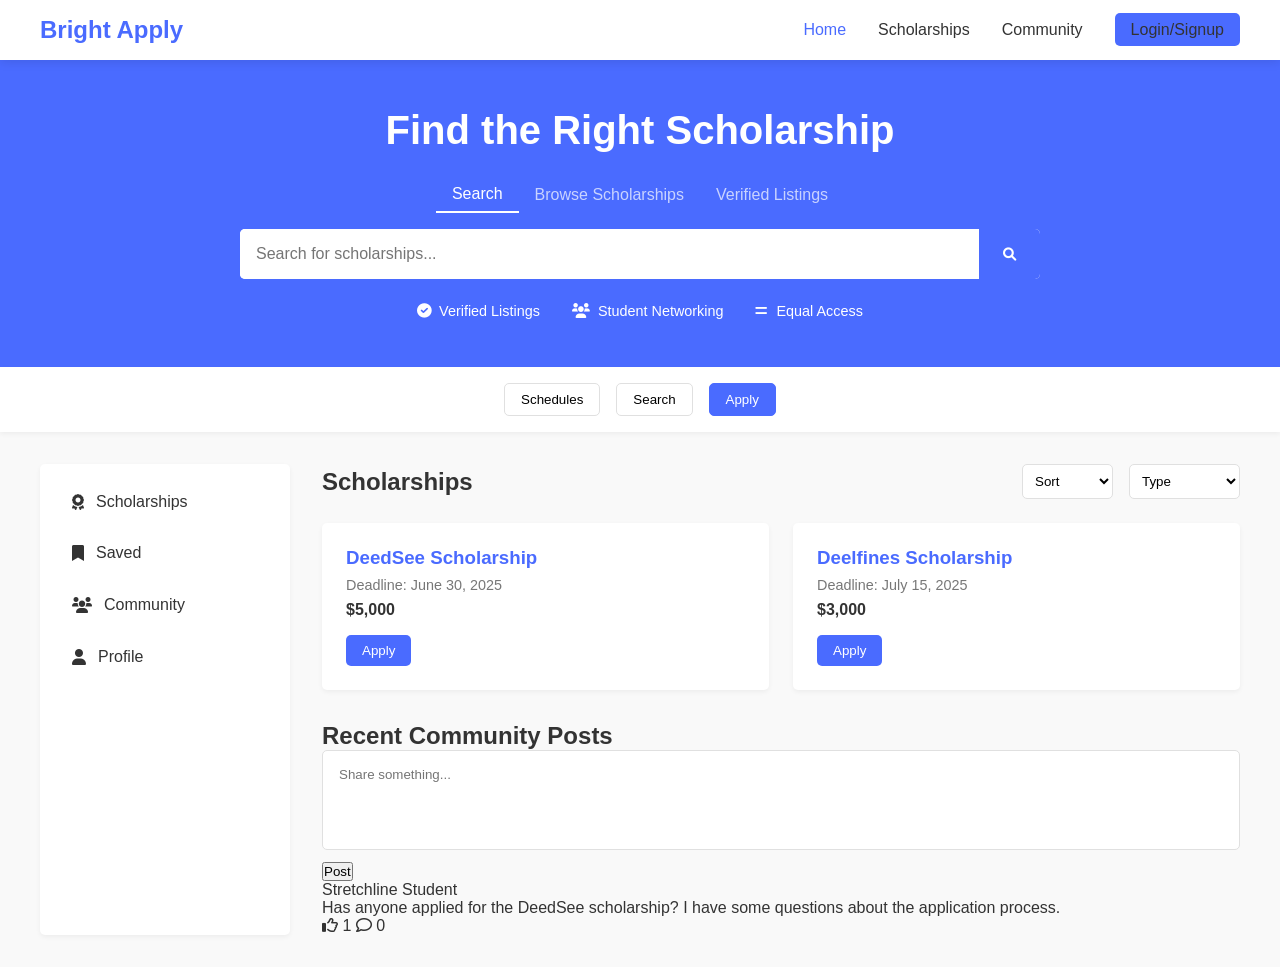
<file: index.html>
<!DOCTYPE html>
<html lang="en">
<head>
    <meta charset="UTF-8">
    <meta name="viewport" content="width=device-width, initial-scale=1.0">
    <title>Scholarship Platform</title>
    <link rel="stylesheet" href="index.css">
    <link rel="stylesheet" href="https://cdnjs.cloudflare.com/ajax/libs/font-awesome/6.0.0-beta3/css/all.min.css">
</head>
<body>
    <header class="navbar">
        <nav>
            <div class="logo">Bright Apply</div>
            <ul class="nav-links">
                <li><a href="#" class="active">Home</a></li>
                <li><a href="scholarships.html">Scholarships</a></li>
                <li><a href="community.html">Community</a></li>
                <li><a href="login.html" class="login-btn">Login/Signup</a></li>
            </ul>
            <div class="mobile-menu">
                <i class="fas fa-bars"></i>
            </div>
        </nav>
    </header>

    <main>
        <section class="hero">
            <h1>Find the Right Scholarship</h1>
            <div class="search-container">
                <div class="search-tabs">
                    <button class="active">Search</button>
                    <button>Browse Scholarships</button>
                    <button>Verified Listings</button>
                </div>
                <div class="search-box">
                    <input type="text" placeholder="Search for scholarships...">
                    <button><i class="fas fa-search"></i></button>
                </div>
            </div>
            <div class="features">
                <div class="feature">
                    <i class="fas fa-check-circle"></i>
                    <span>Verified Listings</span>
                </div>
                <div class="feature">
                    <i class="fas fa-users"></i>
                    <span>Student Networking</span>
                </div>
                <div class="feature">
                    <i class="fas fa-equals"></i>
                    <span>Equal Access</span>
                </div>
            </div>
        </section>

        <section class="quick-actions">
            <button>Schedules</button>
            <button>Search</button>
            <button class="primary">Apply</button>
        </section>

        <div class="content-container">
        <aside class="sidebar">
    <ul>
        <li><a href="scholarships.html" class="sidebar-link"><i class="fas fa-award"></i> Scholarships</a></li>
        <li><a href="saved.html" class="sidebar-link"><i class="fas fa-bookmark"></i> Saved</a></li>
        <li><a href="community.html" class="sidebar-link"><i class="fas fa-users"></i> Community</a></li>
        <li><a href="profile.html" class="sidebar-link"><i class="fas fa-user"></i> Profile</a></li>
    </ul>
</aside>

            <section class="main-content">
                <div class="content-header">
                    <h2>Scholarships</h2>
                    <div class="sort-options">
                        <select>
                            <option>Sort</option>
                            <option>Newest</option>
                            <option>Deadline</option>
                            <option>Amount</option>
                        </select>
                        <select>
                            <option>Type</option>
                            <option>Academic</option>
                            <option>Athletic</option>
                            <option>Need-based</option>
                        </select>
                    </div>
                </div>

                <div class="scholarship-list">
                    <div class="scholarship-card">
                        <h3>DeedSee Scholarship</h3>
                        <p class="deadline">Deadline: June 30, 2025</p>
                        <p class="amount">$5,000</p>
                        <button class="apply-btn">Apply</button>
                    </div>
                    <div class="scholarship-card">
                        <h3>Deelfines Scholarship</h3>
                        <p class="deadline">Deadline: July 15, 2025</p>
                        <p class="amount">$3,000</p>
                        <button class="apply-btn">Apply</button>
                    </div>
                </div>

                <div class="community-section">
                    <h2>Recent Community Posts</h2>
                    <div class="post-box">
                        <textarea placeholder="Share something..."></textarea>
                        <button class="post-btn">Post</button>
                    </div>
                    <div class="post">
                        <div class="post-header">
                            <span class="username">Stretchline</span>
                            <span class="user-type">Student</span>
                        </div>
                        <div class="post-content">
                            <p>Has anyone applied for the DeedSee scholarship? I have some questions about the application process.</p>
                        </div>
                        <div class="post-stats">
                            <span><i class="far fa-thumbs-up"></i> 1</span>
                            <span><i class="far fa-comment"></i> 0</span>
                        </div>
                    </div>
                </div>
            </section>
        </div>
    </main>

    <div class="login-modal">
        <div class="login-container">
            <h2>Login / Signup</h2>
            <form>
                <div class="form-group">
                    <label>Email</label>
                    <input type="email" placeholder="Enter your email">
                </div>
                <div class="form-group">
                    <label>Password</label>
                    <input type="password" placeholder="Enter your password">
                </div>
                <div class="form-group">
                    <label class="checkbox-container">Student
                        <input type="checkbox">
                        <span class="checkmark"></span>
                    </label>
                </div>
                <button type="submit" class="login-submit">Login</button>
                <button type="button" class="google-login">
                    <i class="fab fa-google"></i> Continue with Google
                </button>
            </form>
        </div>
    </div>

    <script src="script.js"></script>
</body>
</html>
</file>
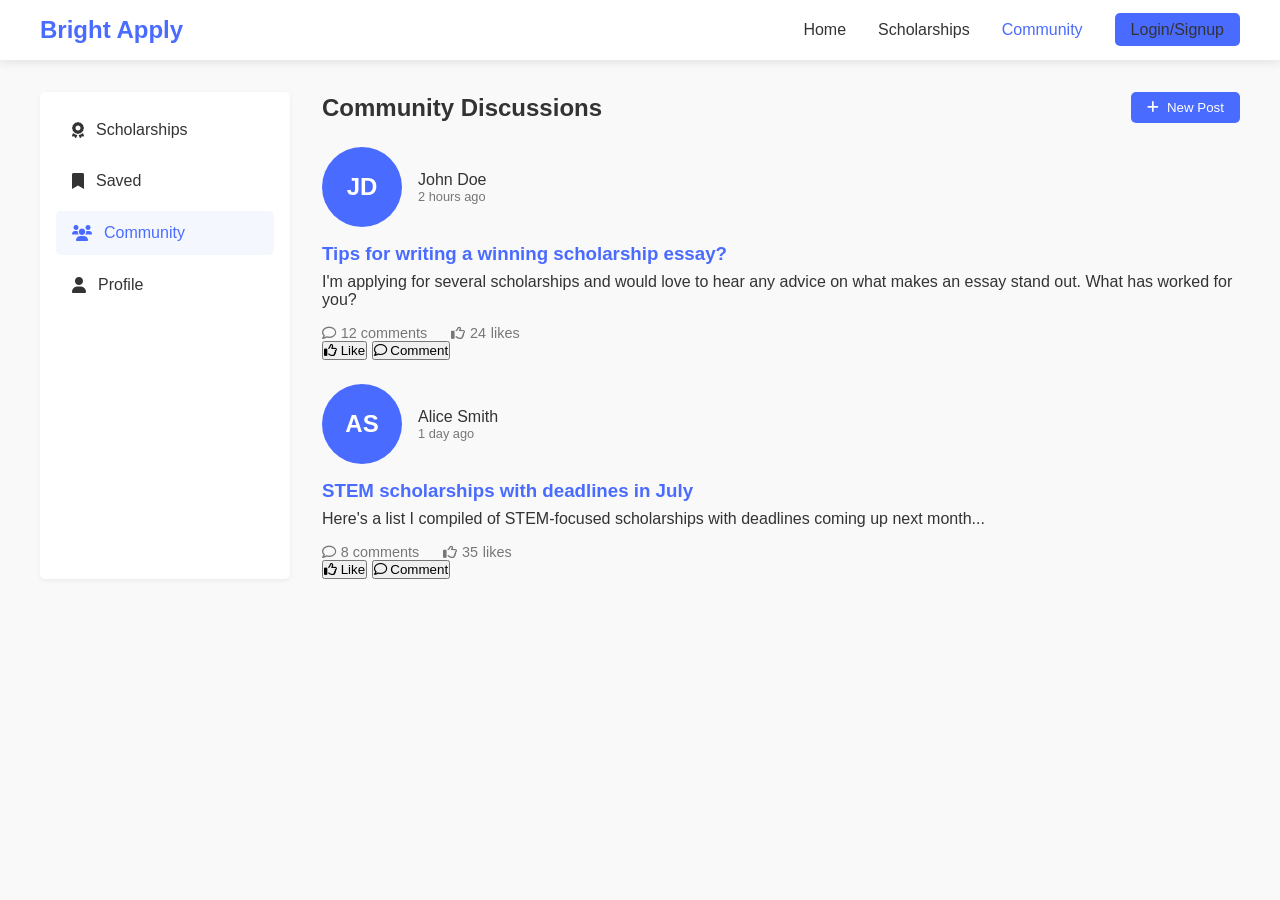
<file: community.html>
<!DOCTYPE html>
<html lang="en">
<head>
    <meta charset="UTF-8">
    <meta name="viewport" content="width=device-width, initial-scale=1.0">
    <title>Community - Scholarship Platform</title>
    <link rel="stylesheet" href="index.css">
    <link rel="stylesheet" href="https://cdnjs.cloudflare.com/ajax/libs/font-awesome/6.0.0-beta3/css/all.min.css">
</head>
<body>
    <header class="navbar">
        <nav>
            <div class="logo">Bright Apply</div>
            <ul class="nav-links">
                <li><a href="index.html">Home</a></li>
                <li><a href="scholarships.html">Scholarships</a></li>
                <li><a href="community.html" class="active">Community</a></li>
                <li><a href="login.html" class="login-btn">Login/Signup</a></li>
            </ul>
            <div class="mobile-menu">
                <i class="fas fa-bars"></i>
            </div>
        </nav>
    </header>

    <div class="content-container">
        <aside class="sidebar">
            <ul>
                <li><a href="scholarships.html"><i class="fas fa-award"></i> Scholarships</a></li>
                <li><a href="saved.html"><i class="fas fa-bookmark"></i> Saved</a></li>
                <li class="active"><a href="community.html"><i class="fas fa-users"></i> Community</a></li>
                <li><a href="profile.html"><i class="fas fa-user"></i> Profile</a></li>
            </ul>
        </aside>

        <main class="main-content">
            <div class="community-header">
                <h2>Community Discussions</h2>
                <button class="new-post-btn" id="new-post-toggle"><i class="fas fa-plus"></i> New Post</button>
            </div>

            <div class="post-box" id="post-box" style="display: none;">
                <textarea id="post-content" placeholder="Share something with the community..."></textarea>
                <div class="post-actions">
                    <button class="cancel-btn" id="cancel-post">Cancel</button>
                    <button class="post-btn" id="submit-post">Post</button>
                </div>
            </div>

            <div class="discussion-list" id="discussion-list">
                <!-- Posts will be loaded here dynamically -->
                <div class="discussion">
                    <div class="discussion-author">
                        <div class="avatar">JD</div>
                        <div class="author-info">
                            <span class="name">John Doe</span>
                            <span class="time">2 hours ago</span>
                        </div>
                    </div>
                    <div class="discussion-content">
                        <h3>Tips for writing a winning scholarship essay?</h3>
                        <p>I'm applying for several scholarships and would love to hear any advice on what makes an essay stand out. What has worked for you?</p>
                    </div>
                    <div class="discussion-stats">
                        <span class="comment-count"><i class="far fa-comment"></i> 12 comments</span>
                        <span class="like-count" data-post-id="1"><i class="far fa-thumbs-up"></i> <span class="count">24</span> likes</span>
                    </div>
                    <div class="discussion-actions">
                        <button class="like-btn" data-post-id="1"><i class="far fa-thumbs-up"></i> Like</button>
                        <button class="comment-btn"><i class="far fa-comment"></i> Comment</button>
                    </div>
                </div>
                
                <div class="discussion">
                    <div class="discussion-author">
                        <div class="avatar">AS</div>
                        <div class="author-info">
                            <span class="name">Alice Smith</span>
                            <span class="time">1 day ago</span>
                        </div>
                    </div>
                    <div class="discussion-content">
                        <h3>STEM scholarships with deadlines in July</h3>
                        <p>Here's a list I compiled of STEM-focused scholarships with deadlines coming up next month...</p>
                    </div>
                    <div class="discussion-stats">
                        <span class="comment-count"><i class="far fa-comment"></i> 8 comments</span>
                        <span class="like-count" data-post-id="2"><i class="far fa-thumbs-up"></i> <span class="count">35</span> likes</span>
                    </div>
                    <div class="discussion-actions">
                        <button class="like-btn" data-post-id="2"><i class="far fa-thumbs-up"></i> Like</button>
                        <button class="comment-btn"><i class="far fa-comment"></i> Comment</button>
                    </div>
                </div>
            </div>
        </main>
    </div>

    <script src="script.js"></script>
</body>
</html>
</file>
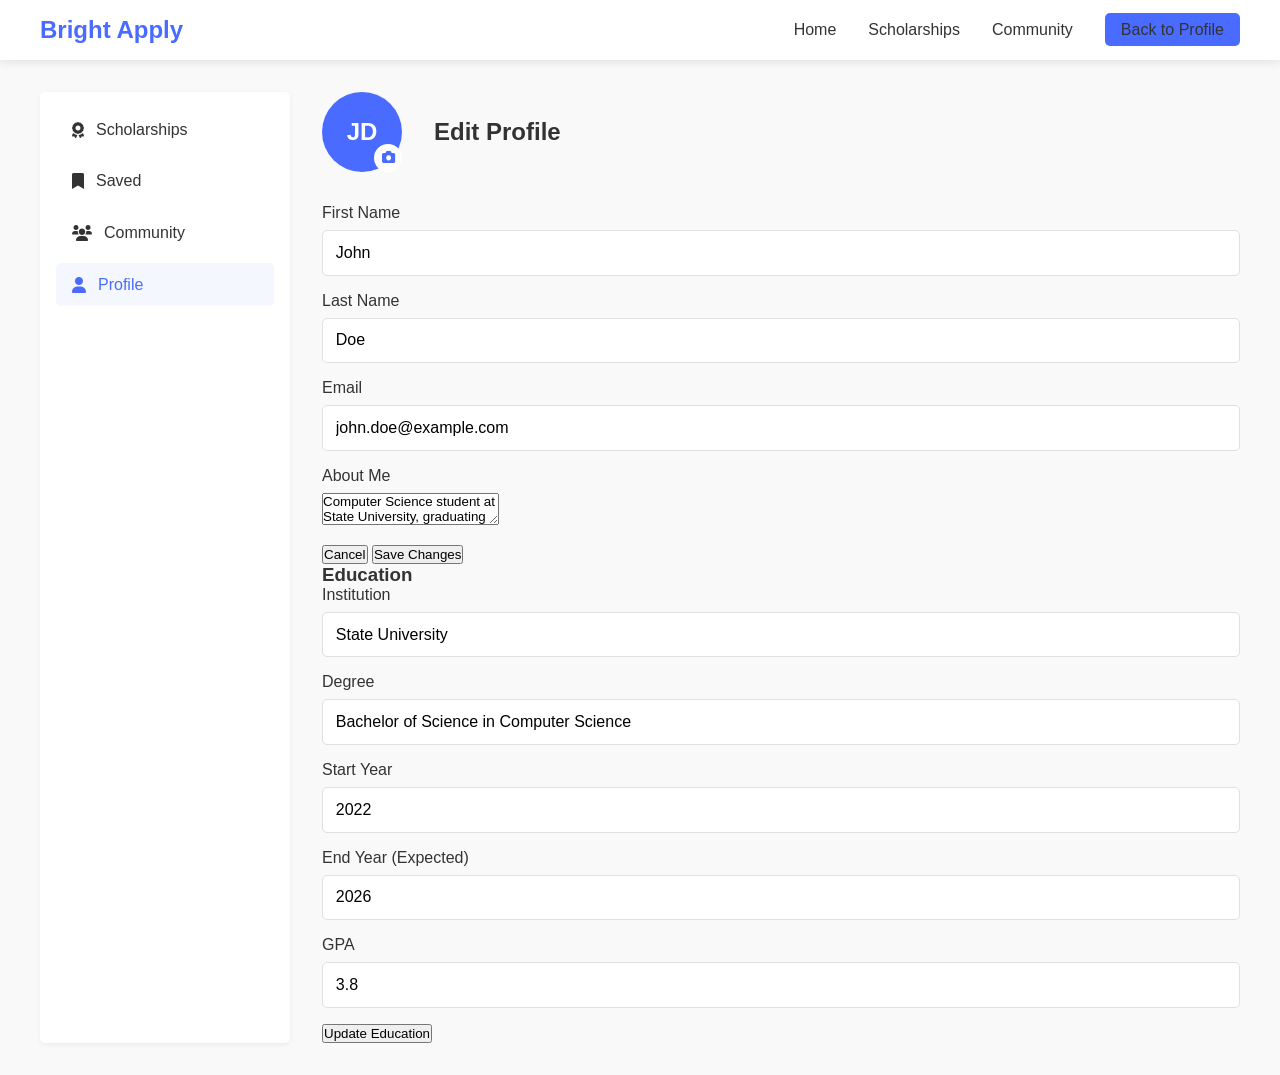
<file: edit_profile.html>
<!DOCTYPE html>
<html lang="en">
<head>
    <meta charset="UTF-8">
    <meta name="viewport" content="width=device-width, initial-scale=1.0">
    <title>Edit Profile - BrightApply</title>
    <link rel="stylesheet" href="index.css">
    <link rel="stylesheet" href="https://cdnjs.cloudflare.com/ajax/libs/font-awesome/6.0.0-beta3/css/all.min.css">
</head>
<body>
    <header class="navbar">
        <nav>
            <div class="logo">Bright Apply</div>
            <ul class="nav-links">
                <li><a href="index.html">Home</a></li>
                <li><a href="scholarships.html">Scholarships</a></li>
                <li><a href="community.html">Community</a></li>
                <li><a href="profile.html" class="login-btn">Back to Profile</a></li>
            </ul>
            <div class="mobile-menu">
                <i class="fas fa-bars"></i>
            </div>
        </nav>
    </header>

    <div class="content-container">
        <aside class="sidebar">
            <ul>
                <li><a href="scholarships.html"><i class="fas fa-award"></i> Scholarships</a></li>
                <li><a href="saved.html"><i class="fas fa-bookmark"></i> Saved</a></li>
                <li><a href="community.html"><i class="fas fa-users"></i> Community</a></li>
                <li class="active"><a href="profile.html"><i class="fas fa-user"></i> Profile</a></li>
            </ul>
        </aside>

        <main class="main-content">
            <div class="profile-header">
                <div class="profile-avatar">
                    <div class="avatar" id="avatar-preview">JD</div>
                    <input type="file" id="avatar-upload" accept="image/*" style="display: none;">
                    <button class="edit-avatar" onclick="document.getElementById('avatar-upload').click()">
                        <i class="fas fa-camera"></i>
                    </button>
                </div>
                <h2>Edit Profile</h2>
            </div>

            <form id="profile-form" class="profile-form">
                <div class="form-group">
                    <label for="first-name">First Name</label>
                    <input type="text" id="first-name" value="John" required>
                </div>
                
                <div class="form-group">
                    <label for="last-name">Last Name</label>
                    <input type="text" id="last-name" value="Doe" required>
                </div>
                
                <div class="form-group">
                    <label for="email">Email</label>
                    <input type="email" id="email" value="john.doe@example.com" required>
                </div>
                
                <div class="form-group">
                    <label for="about">About Me</label>
                    <textarea id="about">Computer Science student at State University, graduating in 2026. Interested in AI and machine learning research opportunities.</textarea>
                </div>
                
                <div class="form-actions">
                    <button type="button" class="cancel-btn" onclick="window.location.href='profile.html'">Cancel</button>
                    <button type="submit" class="save-btn">Save Changes</button>
                </div>
            </form>

            <div class="education-section">
                <h3>Education</h3>
                <div class="education-form">
                    <div class="form-group">
                        <label for="institution">Institution</label>
                        <input type="text" id="institution" value="State University">
                    </div>
                    
                    <div class="form-group">
                        <label for="degree">Degree</label>
                        <input type="text" id="degree" value="Bachelor of Science in Computer Science">
                    </div>
                    
                    <div class="form-row">
                        <div class="form-group">
                            <label for="start-year">Start Year</label>
                            <input type="number" id="start-year" min="1900" max="2099" value="2022">
                        </div>
                        
                        <div class="form-group">
                            <label for="end-year">End Year (Expected)</label>
                            <input type="number" id="end-year" min="1900" max="2099" value="2026">
                        </div>
                    </div>
                    
                    <div class="form-group">
                        <label for="gpa">GPA</label>
                        <input type="number" id="gpa" min="0" max="4" step="0.01" value="3.8">
                    </div>
                    
                    <button type="button" class="save-education-btn">Update Education</button>
                </div>
            </div>
        </main>
    </div>

    <script src="script.js"></script>
</body>
</html>
</file>
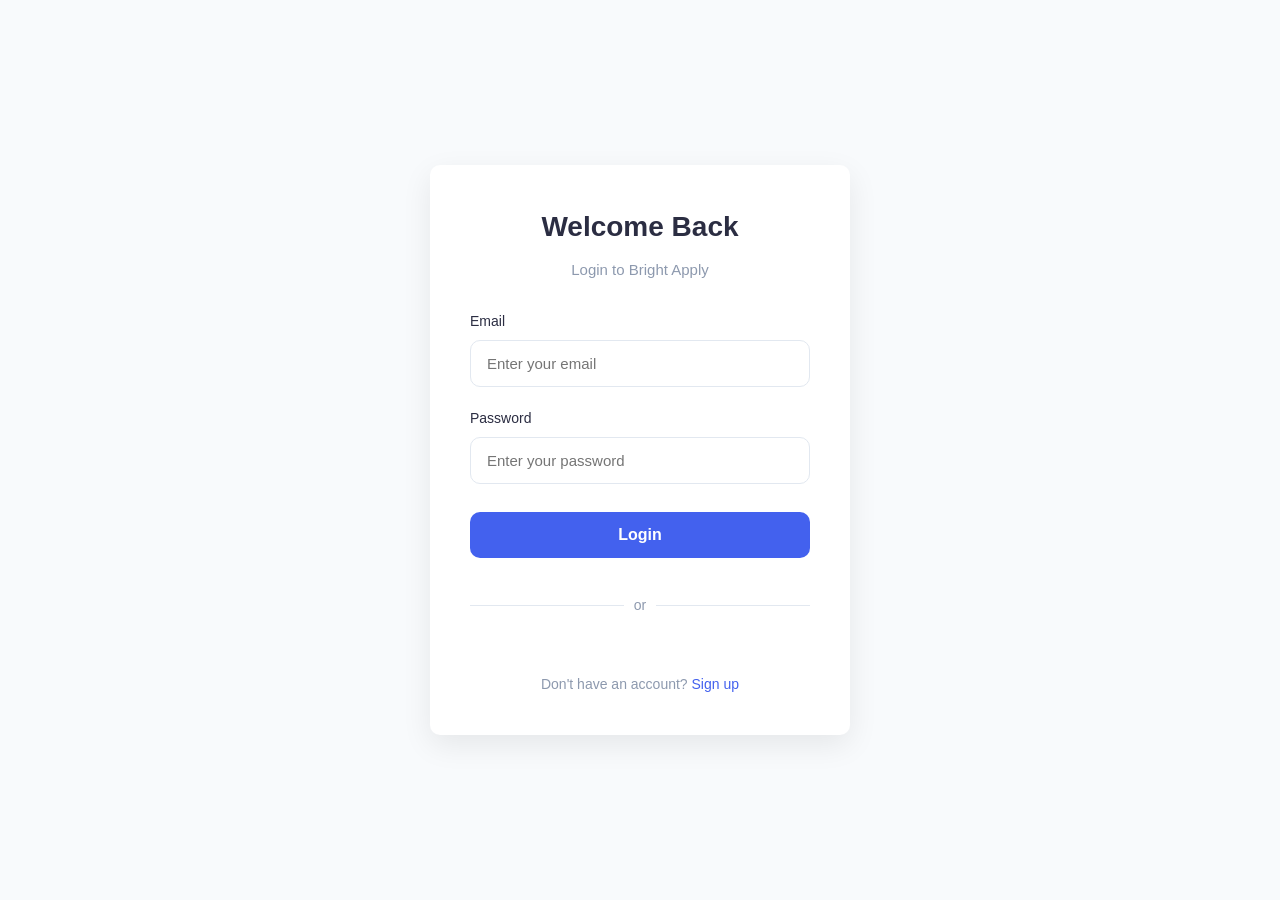
<file: login.html>
<!DOCTYPE html>
<html lang="en">
<head>
    <meta charset="UTF-8">
    <meta name="viewport" content="width=device-width, initial-scale=1.0">
    <title>Login - Bright Apply</title>
    <link rel="stylesheet" href="login.css">
    <link rel="stylesheet" href="https://cdnjs.cloudflare.com/ajax/libs/font-awesome/6.0.0-beta3/css/all.min.css">
</head>
<body>
    <div class="auth-container">
        <div class="auth-card">
            <h1>Welcome Back</h1>
            <p class="auth-subtitle">Login to Bright Apply</p>
            
            <form class="auth-form">
                <div class="form-group">
                    <label for="email">Email</label>
                    <input type="email" id="email" placeholder="Enter your email" required>
                </div>
                
                <div class="form-group">
                    <label for="password">Password</label>
                    <input type="password" id="password" placeholder="Enter your password" required>
                </div>
                
                <button type="submit" class="auth-btn">Login</button>
                
                <div class="auth-divider">
                    <span>or</span>
                </div>
                
                
                
                <p class="auth-switch">Don't have an account? <a href="register.html">Sign up</a></p>

            </form>
        </div>
    </div>
    
    <script src="script.js"></script>
</body>
</html>
</file>
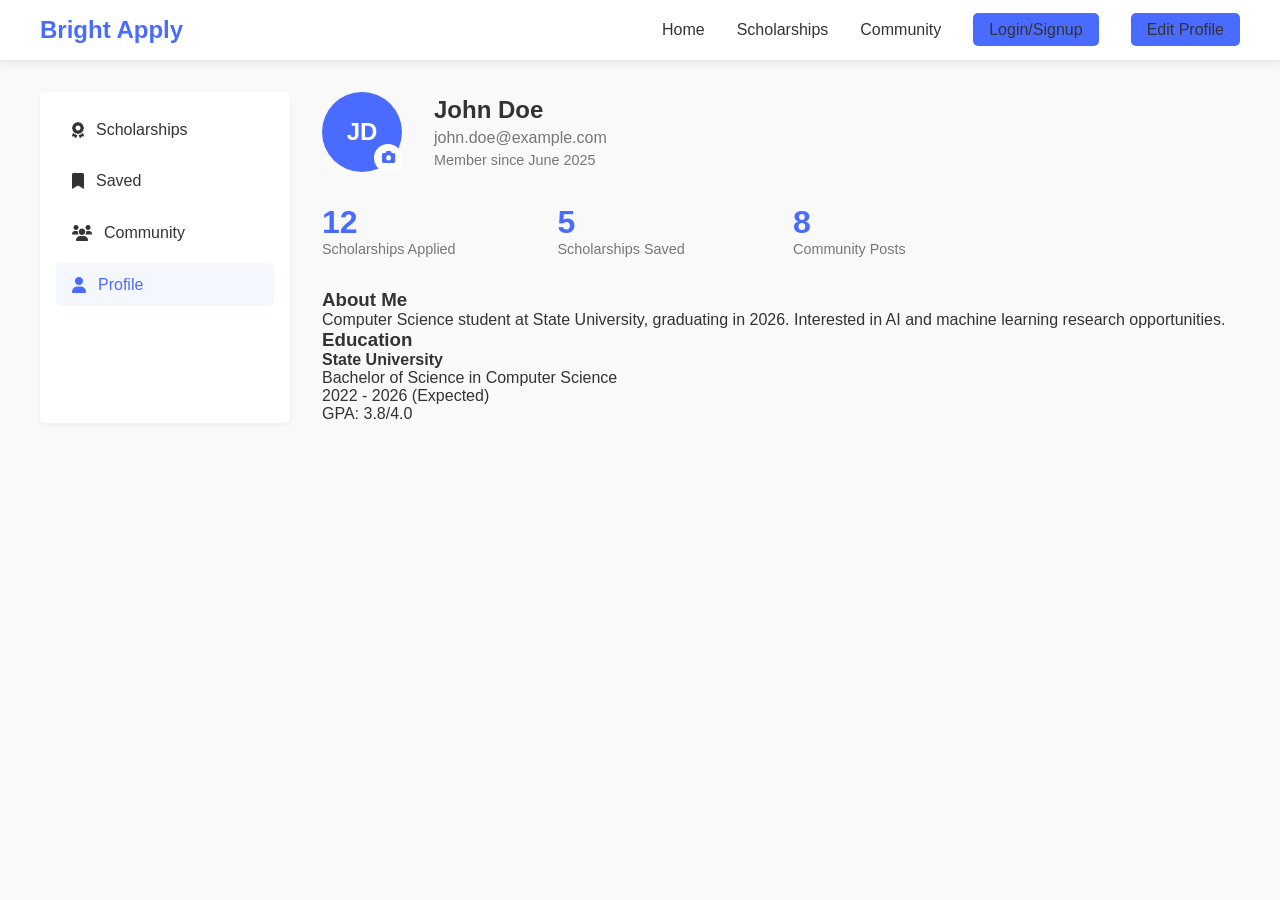
<file: profile.html>
<!DOCTYPE html>
<html lang="en">
<head>
    <meta charset="UTF-8">
    <meta name="viewport" content="width=device-width, initial-scale=1.0">
    <title>Profile - Scholarship Platform</title>
    <link rel="stylesheet" href="index.css">
    <link rel="stylesheet" href="https://cdnjs.cloudflare.com/ajax/libs/font-awesome/6.0.0-beta3/css/all.min.css">
</head>
<body>
    <header class="navbar">
        <nav>
            <div class="logo">Bright Apply</div>
            <ul class="nav-links">
                <li><a href="index.html">Home</a></li>
                <li><a href="scholarships.html">Scholarships</a></li>
                <li><a href="community.html">Community</a></li>
                <li><a href="login.html" class="login-btn">Login/Signup</a></li>
                <li><a href="edit_profile.html" class="edit-profile">Edit Profile</a></li>
            </ul>
            <div class="mobile-menu">
                <i class="fas fa-bars"></i>
            </div>
        </nav>
    </header>

    <div class="content-container">
        <aside class="sidebar">
            <ul>
                <li><a href="scholarships.html"><i class="fas fa-award"></i> Scholarships</a></li>
                <li><a href="saved.html"><i class="fas fa-bookmark"></i> Saved</a></li>
                <li><a href="community.html"><i class="fas fa-users"></i> Community</a></li>
                <li class="active"><a href="profile.html"><i class="fas fa-user"></i> Profile</a></li>
            </ul>
        </aside>

        <main class="main-content">
            <div class="profile-header">
                <div class="profile-avatar">
                    <div class="avatar">JD</div>
                    <button class="edit-avatar"><i class="fas fa-camera"></i></button>
                </div>
                <div class="profile-info">
                    <h2>John Doe</h2>
                    <p class="email">john.doe@example.com</p>
                    <p class="member-since">Member since June 2025</p>
                </div>
                
            </div>

            <div class="profile-stats">
                <div class="stat-card">
                    <div class="stat-value">12</div>
                    <div class="stat-label">Scholarships Applied</div>
                </div>
                <div class="stat-card">
                    <div class="stat-value">5</div>
                    <div class="stat-label">Scholarships Saved</div>
                </div>
                <div class="stat-card">
                    <div class="stat-value">8</div>
                    <div class="stat-label">Community Posts</div>
                </div>
            </div>

            <div class="profile-section">
                <h3>About Me</h3>
                <div class="about-content">
                    <p>Computer Science student at State University, graduating in 2026. Interested in AI and machine learning research opportunities.</p>
                </div>
            </div>

            <div class="profile-section">
                <h3>Education</h3>
                <div class="education-item">
                    <h4>State University</h4>
                    <p class="degree">Bachelor of Science in Computer Science</p>
                    <p class="duration">2022 - 2026 (Expected)</p>
                    <p class="gpa">GPA: 3.8/4.0</p>
                </div>
            </div>
        </main>
    </div>

    <script src="script.js"></script>
</body>
</html>
</file>
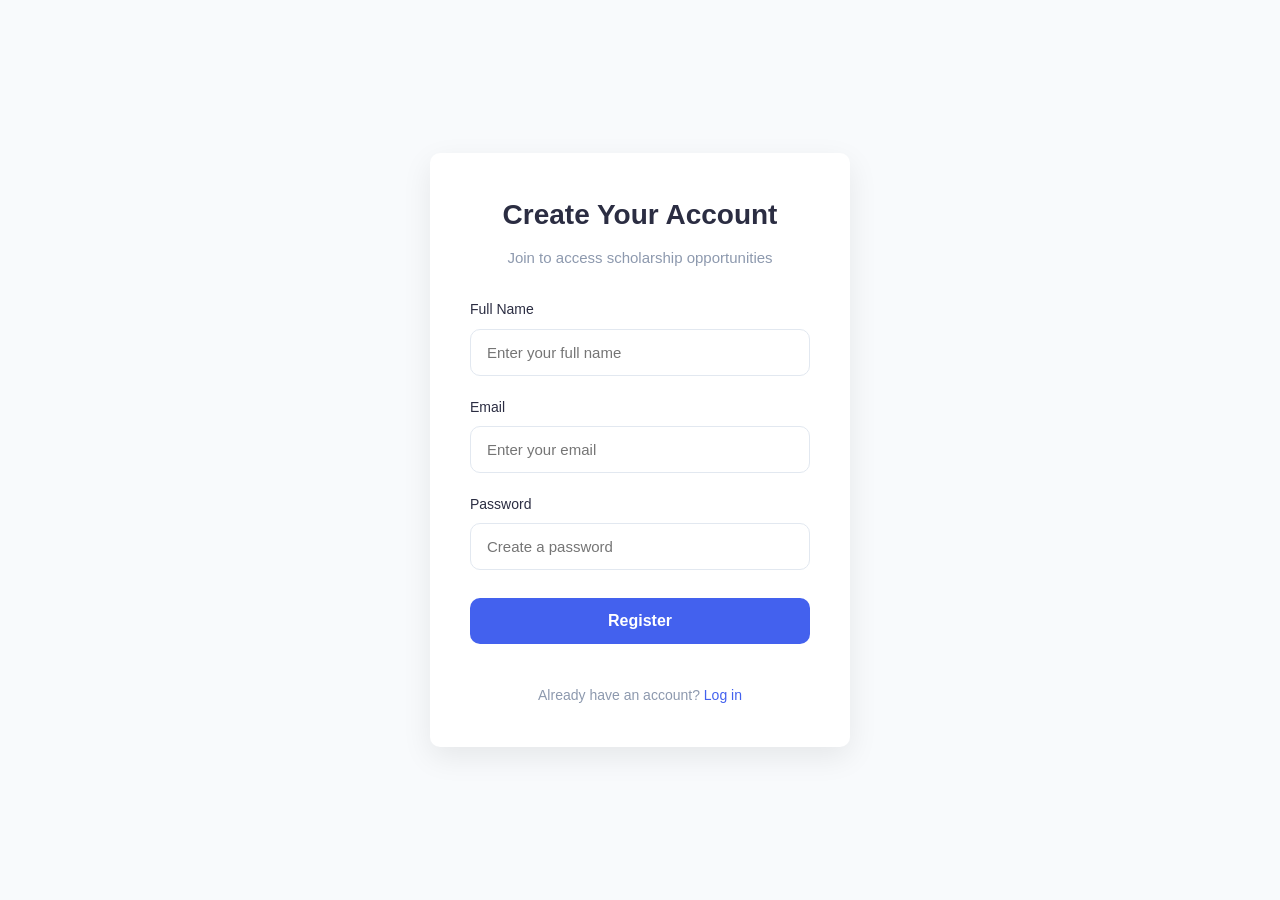
<file: register.html>
<!DOCTYPE html>
<html lang="en">
<head>
    <meta charset="UTF-8">
    <meta name="viewport" content="width=device-width, initial-scale=1.0">
    <title>Register - Bright Apply</title>
    <link rel="stylesheet" href="login.css"> <!-- Same CSS file -->
    <link rel="stylesheet" href="https://cdnjs.cloudflare.com/ajax/libs/font-awesome/6.0.0-beta3/css/all.min.css">
</head>
<body>
    <div class="form-container">
        <h2>Create Your Account</h2>
        <p class="auth-subtitle">Join to access scholarship opportunities</p>
        
        <form class="auth-form">
            <div class="form-group">
                <label for="name">Full Name</label>
                <input type="text" id="name" placeholder="Enter your full name" required>
            </div>
            
            <div class="form-group">
                <label for="email">Email</label>
                <input type="email" id="email" placeholder="Enter your email" required>
            </div>
            
            <div class="form-group">
                <label for="password">Password</label>
                <input type="password" id="password" placeholder="Create a password" required>
            </div>
            
            <button type="submit" class="auth-btn">Register</button>
            
            <div class="login-link">
                Already have an account? <a href="login.html">Log in</a>
            </div>
        </form>
    </div>
</body>
</html>
</file>
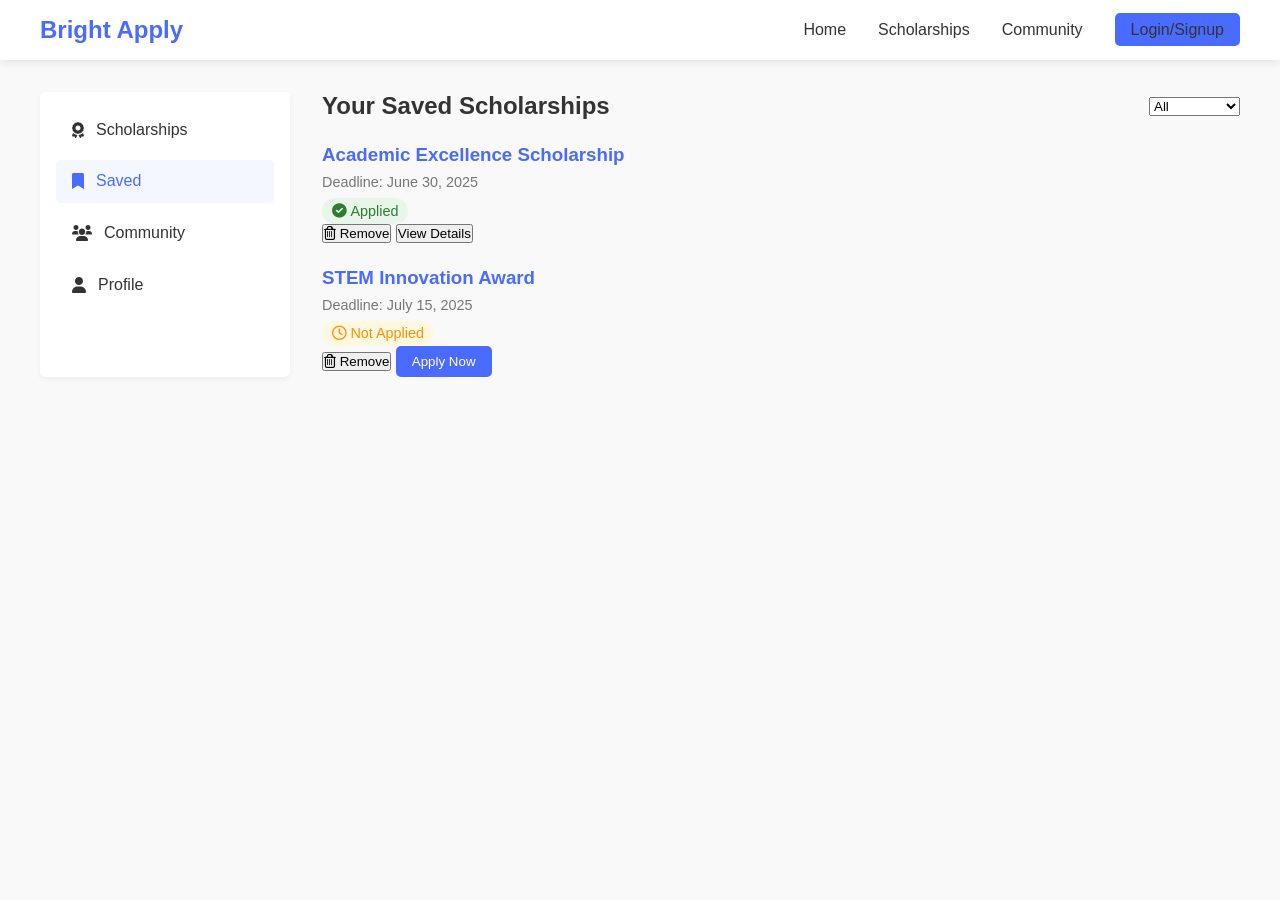
<file: saved.html>
<!DOCTYPE html>
<html lang="en">
<head>
    <meta charset="UTF-8">
    <meta name="viewport" content="width=device-width, initial-scale=1.0">
    <title>Saved - Scholarship Platform</title>
    <link rel="stylesheet" href="index.css">
    <link rel="stylesheet" href="https://cdnjs.cloudflare.com/ajax/libs/font-awesome/6.0.0-beta3/css/all.min.css">
</head>
<body>
    <header class="navbar">
        <nav>
            <div class="logo">Bright Apply</div>
            <ul class="nav-links">
                <li><a href="index.html">Home</a></li>
                <li><a href="scholarships.html">Scholarships</a></li>
                <li><a href="community.html">Community</a></li>
                <li><a href="login.html" class="login-btn">Login/Signup</a></li>
            </ul>
            <div class="mobile-menu">
                <i class="fas fa-bars"></i>
            </div>
        </nav>
    </header>

    <div class="content-container">
        <aside class="sidebar">
            <ul>
                <li><a href="scholarships.html"><i class="fas fa-award"></i> Scholarships</a></li>
                <li class="active"><a href="saved.html"><i class="fas fa-bookmark"></i> Saved</a></li>
                <li><a href="community.html"><i class="fas fa-users"></i> Community</a></li>
                <li><a href="profile.html"><i class="fas fa-user"></i> Profile</a></li>
            </ul>
        </aside>

        <main class="main-content">
            <div class="content-header">
                <h2>Your Saved Scholarships</h2>
                <div class="filter-options">
                    <select>
                        <option>All</option>
                        <option>Applied</option>
                        <option>Not Applied</option>
                    </select>
                </div>
            </div>

            <div class="saved-list">
                <div class="saved-item">
                    <div class="saved-info">
                        <h3>Academic Excellence Scholarship</h3>
                        <p class="deadline">Deadline: June 30, 2025</p>
                        <p class="status applied"><i class="fas fa-check-circle"></i> Applied</p>
                    </div>
                    <div class="saved-actions">
                        <button class="remove-btn"><i class="far fa-trash-alt"></i> Remove</button>
                        <button class="view-btn">View Details</button>
                    </div>
                </div>
                
                <div class="saved-item">
                    <div class="saved-info">
                        <h3>STEM Innovation Award</h3>
                        <p class="deadline">Deadline: July 15, 2025</p>
                        <p class="status not-applied"><i class="far fa-clock"></i> Not Applied</p>
                    </div>
                    <div class="saved-actions">
                        <button class="remove-btn"><i class="far fa-trash-alt"></i> Remove</button>
                        <button class="apply-btn">Apply Now</button>
                    </div>
                </div>
            </div>
        </main>
    </div>

    <script src="script.js"></script>
</body>
</html>
</file>
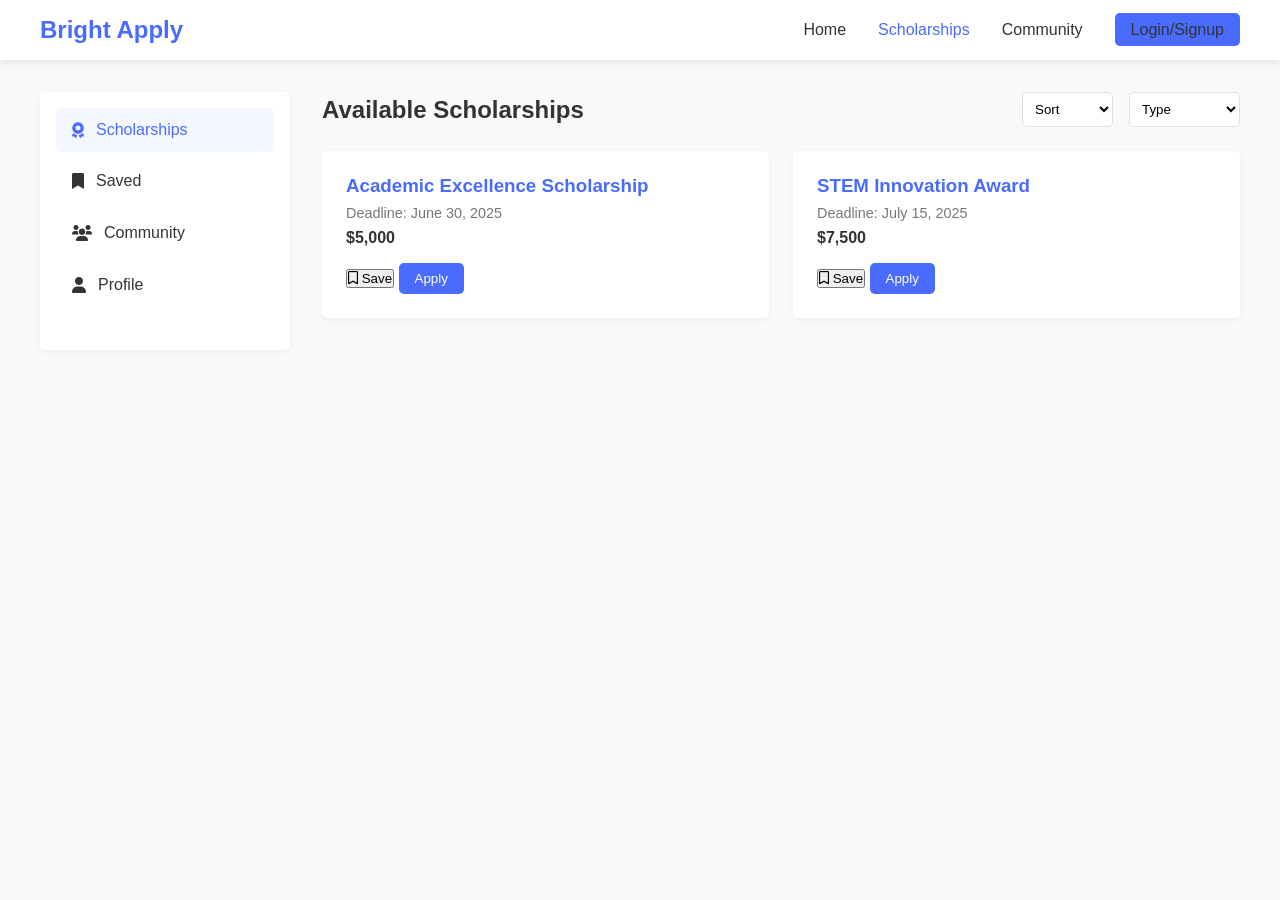
<file: scholarships.html>
<!DOCTYPE html>
<html lang="en">
<head>
    <meta charset="UTF-8">
    <meta name="viewport" content="width=device-width, initial-scale=1.0">
    <title>Scholarships - BrightApply</title>
    <link rel="stylesheet" href="index.css">
    <link rel="stylesheet" href="https://cdnjs.cloudflare.com/ajax/libs/font-awesome/6.0.0-beta3/css/all.min.css">
</head>
<body>
    <header class="navbar">
        <nav>
            <div class="logo">Bright Apply</div>
            <ul class="nav-links">
                <li><a href="index.html">Home</a></li>
                <li><a href="scholarships.html" class="active">Scholarships</a></li>
                <li><a href="community.html">Community</a></li>
                <li><a href="login.html" class="login-btn">Login/Signup</a></li>
            </ul>
            <div class="mobile-menu">
                <i class="fas fa-bars"></i>
            </div>
        </nav>
    </header>

    <div class="content-container">
        <aside class="sidebar">
            <ul>
                <li class="active"><a href="scholarships.html"><i class="fas fa-award"></i> Scholarships</a></li>
                <li><a href="saved.html"><i class="fas fa-bookmark"></i> Saved</a></li>
                <li><a href="community.html"><i class="fas fa-users"></i> Community</a></li>
                <li><a href="profile.html"><i class="fas fa-user"></i> Profile</a></li>
            </ul>
        </aside>

        <main class="main-content">
            <div class="content-header">
                <h2>Available Scholarships</h2>
                <div class="sort-options">
                    <select>
                        <option>Sort</option>
                        <option>Newest</option>
                        <option>Deadline</option>
                        <option>Amount</option>
                    </select>
                    <select>
                        <option>Type</option>
                        <option>Academic</option>
                        <option>Athletic</option>
                        <option>Need-based</option>
                    </select>
                </div>
            </div>

            <div class="scholarship-list">
                <div class="scholarship-card">
                    <h3>Academic Excellence Scholarship</h3>
                    <p class="deadline">Deadline: June 30, 2025</p>
                    <p class="amount">$5,000</p>
                    <div class="scholarship-actions">
                        <button class="save-btn"><i class="far fa-bookmark"></i> Save</button>
                        <button class="apply-btn">Apply</button>
                    </div>
                </div>
                
                <div class="scholarship-card">
                    <h3>STEM Innovation Award</h3>
                    <p class="deadline">Deadline: July 15, 2025</p>
                    <p class="amount">$7,500</p>
                    <div class="scholarship-actions">
                        <button class="save-btn"><i class="far fa-bookmark"></i> Save</button>
                        <button class="apply-btn">Apply</button>
                    </div>
                </div>
                
                <!-- More scholarship cards would go here -->
            </div>
        </main>
    </div>

    <script src="script.js"></script>
</body>
</html>
</file>
<file: index.css>
/* Global Styles */
:root {
    --primary-color: #4a6bff;
    --secondary-color: #f5f7ff; 
    --text-color: #333;
    --light-text: #777;
    --border-color: #e0e0e0;
    --white: #ffffff;
    --hover-color: #3a5bef;
}

* {
    margin: 0;
    padding: 0;
    box-sizing: border-box;
    font-family: 'Segoe UI', Tahoma, Geneva, Verdana, sans-serif;
}

body {
    color: var(--text-color);
    background-color: #f9f9f9;
}

/* Navbar Styles */
.navbar {
    background-color: var(--white);
    box-shadow: 0 2px 10px rgba(0, 0, 0, 0.1);
    padding: 1rem 2rem;
    position: sticky;
    top: 0;
    z-index: 100;
}

nav {
    display: flex;
    justify-content: space-between;
    align-items: center;
    max-width: 1200px;
    margin: 0 auto;
}

.logo {
    font-size: 1.5rem;
    font-weight: bold;
    color: var(--primary-color);
}

.nav-links {
    display: flex;
    list-style: none;
    gap: 2rem;
}

.nav-links a {
    text-decoration: none;
    color: var(--text-color);
    font-weight: 500;
    transition: color 0.3s;
}

.nav-links a.active {
    color: var(--primary-color);
}

.nav-links a:hover {
    color: var(--primary-color);
}

.login-btn {
    background-color: var(--primary-color);
    color: white;
    padding: 0.5rem 1rem;
    border-radius: 5px;
    transition: background-color 0.3s;
}

.login-btn:hover {
    background-color: var(--hover-color);
    color: white;
}

.mobile-menu {
    display: none;
    font-size: 1.5rem;
    cursor: pointer;
}

/* Hero Section */
.hero {
    background-color: var(--primary-color);
    color: white;
    padding: 3rem 2rem;
    text-align: center;
}

.hero h1 {
    font-size: 2.5rem;
    margin-bottom: 1.5rem;
}

.search-container {
    max-width: 800px;
    margin: 0 auto;
}

.search-tabs {
    display: flex;
    justify-content: center;
    margin-bottom: 1rem;
}

.search-tabs button {
    background: none;
    border: none;
    color: rgba(255, 255, 255, 0.7);
    padding: 0.5rem 1rem;
    cursor: pointer;
    font-size: 1rem;
}

.search-tabs button.active {
    color: white;
    border-bottom: 2px solid white;
}

.search-box {
    display: flex;
    background-color: white;
    border-radius: 5px;
    overflow: hidden;
    margin-bottom: 1.5rem;
}

.search-box input {
    flex: 1;
    border: none;
    padding: 1rem;
    font-size: 1rem;
    outline: none;
}

.search-box button {
    background-color: var(--primary-color);
    border: none;
    color: white;
    padding: 0 1.5rem;
    cursor: pointer;
    transition: background-color 0.3s;
}

.search-box button:hover {
    background-color: var(--hover-color);
}

.features {
    display: flex;
    justify-content: center;
    gap: 2rem;
    margin-top: 1.5rem;
}

.feature {
    display: flex;
    align-items: center;
    gap: 0.5rem;
    font-size: 0.9rem;
}

/* Quick Actions */
.quick-actions {
    display: flex;
    justify-content: center;
    gap: 1rem;
    padding: 1rem;
    background-color: var(--white);
    box-shadow: 0 2px 5px rgba(0, 0, 0, 0.05);
}

.quick-actions button {
    padding: 0.5rem 1rem;
    border: 1px solid var(--border-color);
    background-color: var(--white);
    border-radius: 5px;
    cursor: pointer;
    transition: all 0.3s;
}

.quick-actions button:hover {
    background-color: #f0f0f0;
}

.quick-actions button.primary {
    background-color: var(--primary-color);
    color: white;
    border-color: var(--primary-color);
}

.quick-actions button.primary:hover {
    background-color: var(--hover-color);
}

/* Main Content Layout */
.content-container {
    display: flex;
    max-width: 1200px;
    margin: 2rem auto;
    gap: 2rem;
}

.sidebar {
    width: 250px;
    background-color: var(--white);
    border-radius: 5px;
    box-shadow: 0 2px 5px rgba(0, 0, 0, 0.05);
    padding: 1rem;
}

.sidebar ul {
    list-style: none;
}

.sidebar li {
    padding: 0.8rem 1rem;
    border-radius: 5px;
    margin-bottom: 0.5rem;
    cursor: pointer;
    display: flex;
    align-items: center;
    gap: 0.8rem;
}

.sidebar li:hover {
    background-color: var(--secondary-color);
}

.sidebar li.active {
    background-color: var(--secondary-color);
    color: var(--primary-color);
    font-weight: 500;
}

.main-content {
    flex: 1;
}

.content-header {
    display: flex;
    justify-content: space-between;
    align-items: center;
    margin-bottom: 1.5rem;
}

.sort-options {
    display: flex;
    gap: 1rem;
}

.sort-options select {
    padding: 0.5rem;
    border: 1px solid var(--border-color);
    border-radius: 5px;
    background-color: var(--white);
    cursor: pointer;
}

/* Scholarship Cards */
.scholarship-list {
    display: grid;
    grid-template-columns: repeat(auto-fill, minmax(300px, 1fr));
    gap: 1.5rem;
    margin-bottom: 2rem;
}

.scholarship-card {
    background-color: var(--white);
    border-radius: 5px;
    box-shadow: 0 2px 5px rgba(0, 0, 0, 0.05);
    padding: 1.5rem;
    transition: transform 0.3s, box-shadow 0.3s;
}

.scholarship-card:hover {
    transform: translateY(-5px);
    box-shadow: 0 5px 15px rgba(0, 0, 0, 0.1);
}

.scholarship-card h3 {
    margin-bottom: 0.5rem;
    color: var(--primary-color);
}

.deadline {
    color: var(--light-text);
    font-size: 0.9rem;
    margin-bottom: 0.5rem;
}

.amount {
    font-weight: bold;
    margin-bottom: 1rem;
}

.apply-btn {
    background-color: var(--primary-color);
    color: white;
    border: none;
    padding: 0.5rem 1rem;
    border-radius: 5px;
    cursor: pointer;
    transition: background-color 0.3s;
}

.apply-btn:hover {
    background-color: var(--hover-color);
}

/* Saved Items Page */
.saved-list {
    display: grid;
    grid-template-columns: 1fr;
    gap: 1.5rem;
}

.saved-info h3 {
    color: var(--primary-color);
    margin-bottom: 0.5rem;
}

.status {
    font-size: 0.9rem;
    display: inline-flex;
    align-items: center;
    gap: 0.3rem;
    padding: 0.3rem 0.6rem;
    border-radius: 20px;
}

.status.applied {
    background-color: #e8f5e9;
    color: #2e7d32;
}

.status.not-applied {
    background-color: #fff8e1;
    color: #ff8f00;
}

.community-header {
    display: flex;
    justify-content: space-between;
    align-items: center;
    margin-bottom: 1.5rem;
}

.new-post-btn {
    background-color: var(--primary-color);
    color: white;
    border: none;
    padding: 0.5rem 1rem;
    border-radius: 5px;
    cursor: pointer;
    display: flex;
    align-items: center;
    gap: 0.5rem;
    transition: background-color 0.3s;
}

.new-post-btn:hover {
    background-color: var(--hover-color);
}

.post-box textarea {
    width: 100%;
    padding: 1rem;
    border: 1px solid var(--border-color);
    border-radius: 5px;
    resize: none;
    margin-bottom: 0.5rem;
    min-height: 100px;
}

.post-actions {
    display: flex;
    justify-content: flex-end;
}

.discussion-list {
    display: grid;
    grid-template-columns: 1fr;
    gap: 1.5rem;
}

.discussion-author {
    display: flex;
    align-items: center;
    gap: 1rem;
    margin-bottom: 1rem;
}

.author-info {
    display: flex;
    flex-direction: column;
}

.name {
    font-weight: 500;
}

.time {
    font-size: 0.8rem;
    color: var(--light-text);
}

.discussion-content h3 {
    color: var(--primary-color);
    margin-bottom: 0.5rem;
}

.discussion-stats {
    display: flex;
    gap: 1.5rem;
    margin-top: 1rem;
    color: var(--light-text);
    font-size: 0.9rem;
}

.discussion-stats span {
    display: flex;
    align-items: center;
    gap: 0.3rem;
    cursor: pointer;
}

.profile-header {
    display: flex;
    align-items: center;
    gap: 2rem;
    margin-bottom: 2rem;
}

.profile-avatar {
    position: relative;
}

.avatar {
    width: 80px;
    height: 80px;
    background-color: var(--primary-color);
    color: white;
    border-radius: 50%;
    display: flex;
    align-items: center;
    justify-content: center;
    font-size: 1.5rem;
    font-weight: bold;
}

.edit-avatar {
    position: absolute;
    bottom: 0;
    right: 0;
    background-color: var(--white);
    border: 2px solid var(--white);
    border-radius: 50%;
    width: 28px;
    height: 28px;
    display: flex;
    align-items: center;
    justify-content: center;
    color: var(--primary-color);
    cursor: pointer;
}

.profile-info h2 {
    margin-bottom: 0.3rem;
}

.email {
    color: var(--light-text);
    margin-bottom: 0.3rem;
}

.member-since {
    font-size: 0.9rem;
    color: var(--light-text);
}

.edit-profile {
    margin-left: auto;
    background-color: var(--primary-color);
    color: white;
    border: none;
    padding: 0.5rem 1rem;
    border-radius: 5px;
    cursor: pointer;
    transition: background-color 0.3s;
}

.edit-profile:hover {
    background-color: var(--hover-color);
}

.profile-stats {
    display: grid;
    grid-template-columns: repeat(auto-fill, minmax(200px, 1fr));
    gap: 1.5rem;
    margin-bottom: 2rem;
}

.stat-value {
    font-size: 2rem;
    font-weight: bold;
    color: var(--primary-color);
}

.stat-label {
    color: var(--light-text);
    font-size: 0.9rem;
}

button {
    cursor: pointer;
    transition: all 0.3s;
}

.btn {
    padding: 0.5rem 1rem;
    border-radius: 5px;
    font-weight: 500;
}

.btn-primary {
    background-color: var(--primary-color);
    color: white;
    border: none;
}

.btn-primary:hover {
    background-color: var(--hover-color);
}

.btn-outline {
    background-color: transparent;
    border: 1px solid var(--primary-color);
    color: var(--primary-color);
}

.btn-outline:hover {
    background-color: var(--secondary-color);
}

.btn-icon {
    display: flex;
    align-items: center;
    gap: 0.5rem;
}

/* Login Modal */
.login-modal {
    display: none;
    position: fixed;
    top: 0;
    left: 0;
    width: 100%;
    height: 100%;
    background-color: rgba(0, 0, 0, 0.5);
    z-index: 1000;
    justify-content: center;
    align-items: center;
}

.login-container {
    background-color: var(--white);
    padding: 2rem;
    border-radius: 10px;
    width: 100%;
    max-width: 400px;
    box-shadow: 0 5px 15px rgba(0, 0, 0, 0.2);
}

.login-container h2 {
    text-align: center;
    margin-bottom: 1.5rem;
    color: var(--primary-color);
}

.form-group {
    margin-bottom: 1rem;
}

.form-group label {
    display: block;
    margin-bottom: 0.5rem;
    font-weight: 500;
}

.form-group input {
    width: 100%;
    padding: 0.8rem;
    border: 1px solid var(--border-color);
    border-radius: 5px;
    font-size: 1rem;
}

.checkbox-container {
    display: flex;
    align-items: center;
    cursor: pointer;
    user-select: none;
}

.checkbox-container input {
    position: absolute;
    opacity: 0;
    cursor: pointer;
    height: 0;
    width: 0;
}

.checkmark {
    height: 20px;
    width: 20px;
    background-color: #eee;
    border-radius: 3px;
    margin-right: 0.5rem;
    display: flex;
    justify-content: center;
    align-items: center;
}

.checkbox-container:hover input ~ .checkmark {
    background-color: #ccc;
}

.checkbox-container input:checked ~ .checkmark {
    background-color: var(--primary-color);
}

.checkmark:after {
    content: "";
    display: none;
    color: white;
}

.checkbox-container input:checked ~ .checkmark:after {
    display: block;
}

.login-submit {
    width: 100%;
    padding: 0.8rem;
    background-color: var(--primary-color);
    color: white;
    border: none;
    border-radius: 5px;
    font-size: 1rem;
    font-weight: 500;
    cursor: pointer;
    margin-top: 1rem;
    transition: background-color 0.3s;
}

.login-submit:hover {
    background-color: var(--hover-color);
}

.google-login {
    width: 100%;
    padding: 0.8rem;
    background-color: #fff;
    color: #333;
    border: 1px solid var(--border-color);
    border-radius: 5px;
    font-size: 1rem;
    font-weight: 500;
    cursor: pointer;
    margin-top: 1rem;
    display: flex;
    justify-content: center;
    align-items: center;
    gap: 0.5rem;
    transition: background-color 0.3s;
}

.google-login:hover {
    background-color: #f5f5f5;
}

/* ================== */
/* Sidebar Link Styles */
/* ================== */

.sidebar li a {
    display: flex;
    align-items: center;
    gap: 12px;
    width: 100%;
    height: 100%;
    color: inherit;
    text-decoration: none;
}

.sidebar li {
    padding: 0; /* Remove padding from li since we're adding it to the anchor */
}

.sidebar li a {
    padding: 0.8rem 1rem; /* Match your existing padding */
}

/* Active state - will be added via JavaScript */
.sidebar li.active a {
    color: var(--primary-color);
    font-weight: 500;
}

/* Hover state */
.sidebar li:hover a {
    color: var(--primary-color);
}

/* Responsive Design */
@media (max-width: 992px) {
    .content-container {
        flex-direction: column;
    }
    
    .sidebar {
        width: 100%;
    }
}

@media (max-width: 768px) {
    .nav-links {
        display: none;
    }
    
    .mobile-menu {
        display: block;
    }
    
    .hero h1 {
        font-size: 2rem;
    }
    
    .features {
        flex-direction: column;
        gap: 1rem;
    }
    
    .quick-actions {
        flex-wrap: wrap;
    }
    
    /* Scholarship Cards - Uniform Styling */
.scholarship-card {
    background: white;
    border-radius: 8px;
    box-shadow: 0 2px 10px rgba(0,0,0,0.1);
    padding: 20px;
    margin-bottom: 20px;
    transition: transform 0.2s;
}

.scholarship-card:hover {
    transform: translateY(-5px);
}

.scholarship-card h3 {
    margin-top: 0;
    color: #2c3e50;
}

.scholarship-card .deadline {
    color: #e74c3c;
    font-weight: bold;
}

.scholarship-card .amount {
    color: #27ae60;
    font-size: 1.2em;
    font-weight: bold;
    margin: 10px 0;
}

.scholarship-actions {
    display: flex;
    gap: 10px;
    margin-top: 15px;
}

.save-btn, .apply-btn, .unsave-btn {
    padding: 8px 15px;
    border: none;
    border-radius: 4px;
    cursor: pointer;
    font-weight: bold;
    transition: background 0.2s;
}

.save-btn, .unsave-btn {
    background: #3498db;
    color: white;
}

.save-btn:hover, .unsave-btn:hover {
    background: #2980b9;
}

.apply-btn {
    background: #2ecc71;
    color: white;
}

.apply-btn:hover {
    background: #27ae60;
}

.saved .save-btn {
    background: #f39c12;
}

/* Pagination */
.pagination {
    display: flex;
    justify-content: center;
    margin-top: 20px;
    gap: 5px;
}

.page-link {
    padding: 8px 12px;
    background: #ecf0f1;
    border-radius: 4px;
    text-decoration: none;
    color: #2c3e50;
}

.page-link.active {
    background: #3498db;
    color: white;
}

.page-link:hover:not(.active) {
    background: #bdc3c7;
}
 /* ====================== */
/* ADMIN SCHOLARSHIP FORM */
/* ====================== */

.admin-tabs {
    display: flex;
    border-bottom: 1px solid var(--border-color);
    margin-bottom: 1.5rem;
}

.tab-btn {
    padding: 0.8rem 1.5rem;
    background: transparent;
    border: none;
    border-bottom: 3px solid transparent;
    cursor: pointer;
    font-weight: 500;
    color: var(--light-text);
    transition: all 0.3s;
}

.tab-btn.active {
    color: var(--primary-color);
    border-bottom-color: var(--primary-color);
}

.tab-btn:hover:not(.active) {
    color: var(--text-color);
}

.tab-content {
    display: none;
}

.tab-content.active {
    display: block;
}

.scholarship-form-section {
    background: var(--white);
    padding: var(--form-padding);
    border-radius: var(--border-radius);
    box-shadow: var(--box-shadow);
}

.scholarship-form-section h2 {
    margin-top: 0;
    color: var(--primary-color);
}

.scholarship-form-section .form-row {
    display: flex;
    gap: 1.5rem;
    margin-bottom: 1rem;
}

.scholarship-form-section .form-group {
    flex: 1;
}

.scholarship-form-section label {
    display: block;
    margin-bottom: 0.5rem;
    font-weight: 500;
}

.scholarship-form-section input,
.scholarship-form-section select,
.scholarship-form-section textarea {
    width: 100%;
    padding: 0.8rem;
    border: 1px solid var(--border-color);
    border-radius: var(--border-radius);
}

.scholarship-form-section textarea {
    min-height: 120px;
    resize: vertical;
}
/* Dashboard Layout Fixes */
.dashboard-container {
    display: flex;
    min-height: calc(100vh - 60px);
}

.sidebar {
    width: 250px;
    background: #34495e;
    color: white;
    padding: 20px 0;
    position: fixed;
    height: calc(100vh - 60px);
    top: 60px;
    left: 0;
    z-index: 10;
    overflow-y: auto;
}

.main-content {
    flex: 1;
    padding: 30px;
    background: #ecf0f1;
    margin-left: 250px;
    min-height: calc(100vh - 60px);
}

@media (max-width: 768px) {
    .sidebar {
        transform: translateX(-100%);
        transition: transform 0.3s ease;
    }
    
    .sidebar.active {
        transform: translateX(0);
    }
    
    .main-content {
        margin-left: 0;
        width: 100%;
    }
}
/* ================================= */
/* Applications Page Specific Styles */
/* ================================= */

/* Table Container */
.table-container {
    margin: 2rem 0;
    background: var(--white);
    border-radius: 8px;
    box-shadow: 0 2px 10px rgba(0, 0, 0, 0.1);
    overflow: hidden;
}

/* Responsive Wrapper */
.table-responsive {
    overflow-x: auto;
    -webkit-overflow-scrolling: touch;
}

/* Applications Table */
.applications-table {
    width: 100%;
    border-collapse: collapse;
    font-size: 0.95rem;
    min-width: 600px;
}

.applications-table th {
    background-color: var(--primary-color);
    color: white;
    text-align: left;
    padding: 1rem;
    font-weight: 600;
    position: sticky;
    top: 0;
}

.applications-table td {
    padding: 1rem;
    border-bottom: 1px solid var(--border-color);
    vertical-align: middle;
}

.applications-table tr:last-child td {
    border-bottom: none;
}

.applications-table tr:hover {
    background-color: var(--secondary-color);
}

/* Status Badges */
.status-badge {
    display: inline-block;
    padding: 0.4rem 0.8rem;
    border-radius: 20px;
    font-size: 0.85rem;
    font-weight: 500;
    text-transform: capitalize;
}

.status-badge.pending {
    background-color: #e6f3ff;
    color: #0062cc;
    border: 1px solid #b3d7ff;
}

.status-badge.approved {
    background-color: #e6ffed;
    color: #155724;
    border: 1px solid #c3e6cb;
}

.status-badge.rejected {
    background-color: #ffe6e6;
    color: #721c24;
    border: 1px solid #f5c6cb;
}

.status-badge.under_review {
    background-color: #fffae6;
    color: #856404;
    border: 1px solid #ffeeba;
}

/* No Applications Message */
.no-applications {
    text-align: center;
    padding: 2rem;
    color: var(--light-text);
    font-style: italic;
}

/* Applications Page Sidebar */
.applications-sidebar li.active {
    background-color: #e6f3ff;
    border-left: 4px solid var(--primary-color);
}

/* Responsive Table */
@media (max-width: 768px) {
    .applications-table {
        display: block;
        min-width: auto;
    }
    
    .applications-table thead {
        display: none;
    }
    
    .applications-table tr {
        display: block;
        margin-bottom: 1rem;
        border: 1px solid var(--border-color);
        border-radius: 4px;
    }
    
    .applications-table td {
        display: flex;
        justify-content: space-between;
        align-items: center;
        padding: 0.75rem;
        border-bottom: 1px dotted var(--border-color);
    }
    
    .applications-table td::before {
        content: attr(data-label);
        font-weight: bold;
        margin-right: 1rem;
        flex: 1;
        color: var(--primary-color);
    }
    
    .applications-table td:last-child {
        border-bottom: none;
    }
    
    .status-badge {
        padding: 0.3rem 0.6rem;
    }
    
    .applications-sidebar {
        width: 100%;
    }
}

/* Mobile Menu for Applications Page */
@media (max-width: 768px) {
    .applications-sidebar {
        position: fixed;
        left: -250px;
        transition: left 0.3s ease;
        z-index: 1000;
        height: calc(100vh - 60px);
    }
    
    .applications-sidebar.active {
        left: 0;
    }
    
    .applications-main-content {
        margin-left: 0;
        width: 100%;
    }
}
}
</file>
<file: login.css>
/* login.css - Updated to work for both login and register pages */
:root {
  --primary: #4361ee;       /* Brand blue */
  --primary-dark: #3a56d4;  /* Slightly darker blue */
  --text: #2b2d42;         /* Dark gray for text */
  --text-light: #8d99ae;    /* Light gray for subtitles */
  --light: #edf2f4;        /* Very light gray */
  --white: #ffffff;        /* Pure white */
  --border-radius: 10px;   /* Rounded corners */
  --box-shadow: 0 10px 30px rgba(0, 0, 0, 0.08); /* Soft shadow */
}

* {
  margin: 0;
  padding: 0;
  box-sizing: border-box;
  font-family: 'Segoe UI', Tahoma, Geneva, Verdana, sans-serif;
}

body {
  background-color: #f8fafc;  /* Light gray background */
  color: var(--text);
  min-height: 100vh;
  display: flex;
  justify-content: center;
  align-items: center;
  padding: 20px;
  line-height: 1.6;
}

/* ===== Auth Container ===== */
.auth-container, .form-container {
  width: 100%;
  max-width: 420px;
}

.auth-card, .form-container {
  background: var(--white);
  padding: 2.5rem;
  border-radius: var(--border-radius);
  box-shadow: var(--box-shadow);
  text-align: center;
}

.auth-card h1, .form-container h2 {
  font-size: 1.75rem;  /* 28px */
  margin-bottom: 0.5rem;
  color: var(--text);
  font-weight: 700;
  border-bottom: none; /* Remove border from register page */
}

.auth-subtitle {
  color: var(--text-light);
  margin-bottom: 1.75rem;  /* 28px */
  font-size: 0.9375rem;   /* 15px */
}

/* ===== Form Styles ===== */
.auth-form {
  display: flex;
  flex-direction: column;
  gap: 1.25rem;  /* 20px */
}

.form-group {
  text-align: left;
}

.form-group label {
  display: block;
  margin-bottom: 0.5rem;
  font-weight: 500;
  font-size: 0.875rem;  /* 14px */
  color: var(--text);
}

.form-group input {
  width: 100%;
  padding: 0.875rem 1rem;  /* 14px 16px */
  border: 1px solid #e2e8f0;
  border-radius: var(--border-radius);
  font-size: 0.9375rem;    /* 15px */
  transition: all 0.2s ease;
}

.form-group input:focus {
  outline: none;
  border-color: var(--primary);
  box-shadow: 0 0 0 3px rgba(67, 97, 238, 0.15);
}

/* ===== Button Styles ===== */
.auth-btn, .form-container button {
  background-color: var(--primary);
  color: white;
  border: none;
  padding: 0.875rem;  /* 14px */
  border-radius: var(--border-radius);
  font-size: 1rem;    /* 16px */
  font-weight: 600;
  cursor: pointer;
  transition: all 0.2s ease;
  margin-top: 0.5rem;
  width: 100%;
}

.auth-btn:hover, .form-container button:hover {
  background-color: var(--primary-dark);
  transform: translateY(-1px);
}

/* ===== Divider ===== */
.auth-divider {
  display: flex;
  align-items: center;
  color: var(--text-light);
  font-size: 0.875rem;  /* 14px */
  margin: 1rem 0;
}

.auth-divider::before,
.auth-divider::after {
  content: "";
  flex: 1;
  border-bottom: 1px solid #e2e8f0;
}

.auth-divider::before {
  margin-right: 0.625rem;  /* 10px */
}

.auth-divider::after {
  margin-left: 0.625rem;   /* 10px */
}

/* ===== Switch Auth ===== */
.auth-switch, .login-link {
  margin-top: 1.25rem;  /* 20px */
  font-size: 0.875rem;  /* 14px */
  color: var(--text-light);
}

.auth-switch a, .login-link a {
  color: var(--primary);
  text-decoration: none;
  font-weight: 500;
  transition: all 0.2s ease;
}

.auth-switch a:hover, .login-link a:hover {
  text-decoration: underline;
}

/* ===== Responsive ===== */
@media (max-width: 480px) {
  .auth-card, .form-container {
    padding: 1.75rem 1.5rem;
  }
  
  body {
    padding: 1rem;
  }
}
</file>
